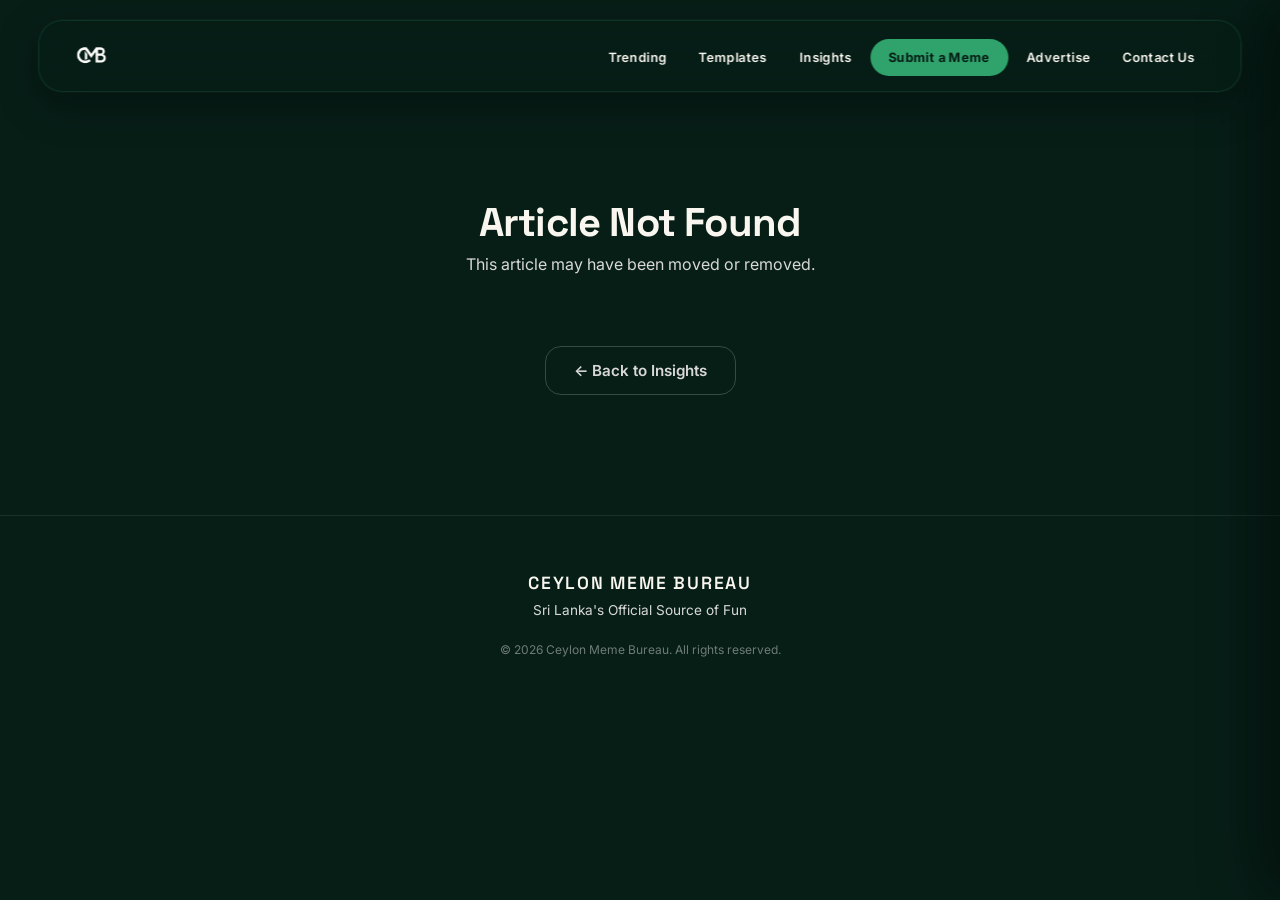
<file: article.html>
<!DOCTYPE html>
<html lang="en">
<head>
  <meta charset="UTF-8">
  <meta name="viewport" content="width=device-width, initial-scale=1.0">
  <title>Article — Ceylon Meme Bureau</title>
  <link rel="preconnect" href="https://fonts.googleapis.com">
  <link rel="preconnect" href="https://fonts.gstatic.com" crossorigin>
  <link href="https://fonts.googleapis.com/css2?family=Space+Grotesk:wght@500;600;700&family=Inter:wght@400;500;600&display=swap" rel="stylesheet">
  <link rel="stylesheet" href="css/style.css">
</head>
<body>

  <div id="site-nav"></div>

  <!-- Shown only when the ?slug= in the URL doesn't match any article -->
  <section class="article-not-found" id="article-not-found" style="display: none;">
    <h1 class="section-title">Article Not Found</h1>
    <p class="section-subtitle">This article may have been moved or removed.</p>
    <a href="articles.html" class="btn btn--secondary">← Back to Insights</a>
  </section>

  <!-- Filled in automatically by js/articles.js based on the ?slug= in the URL -->
  <section class="article-page" id="article-content">

    <a href="articles.html" class="article-back-link">← Back to Insights</a>

    <div class="article-header">
      <span class="article-category" id="article-category"></span>
      <h1 class="article-title" id="article-title"></h1>

      <div class="article-byline">
        <img src="assets/images/founder.JPG" alt="Quintus Wijemanna" class="article-byline-photo">
        <div class="article-byline-info">
          <span class="article-byline-name">Quintus Wijemanna</span>
          <span class="article-byline-meta">
            <span id="article-date"></span>
            <span class="meta-dot">•</span>
            <span id="article-readtime"></span>
          </span>
        </div>
      </div>
    </div>

    <div class="article-cover-wrap">
      <img alt="" class="article-cover" id="article-cover">
    </div>

    <div class="article-body" id="article-body"></div>

    <div class="article-more">
      <h2 class="article-more-title">More Insights</h2>
      <div id="article-more-grid" class="article-grid"></div>
    </div>

  </section>

  <footer class="site-footer">
    <div class="footer-content">
      <span class="footer-logo">CEYLON MEME BUREAU</span>
      <p class="footer-tagline">Sri Lanka's Official Source of Fun</p>
      <p class="footer-copyright">© 2026 Ceylon Meme Bureau. All rights reserved.</p>
    </div>
  </footer>

  <script src="js/navbar.js"></script>
  <script src="js/nav.js"></script>
  <script src="js/articles-data.js"></script>
  <script src="js/articles.js"></script>
</body>
</html>
</file>
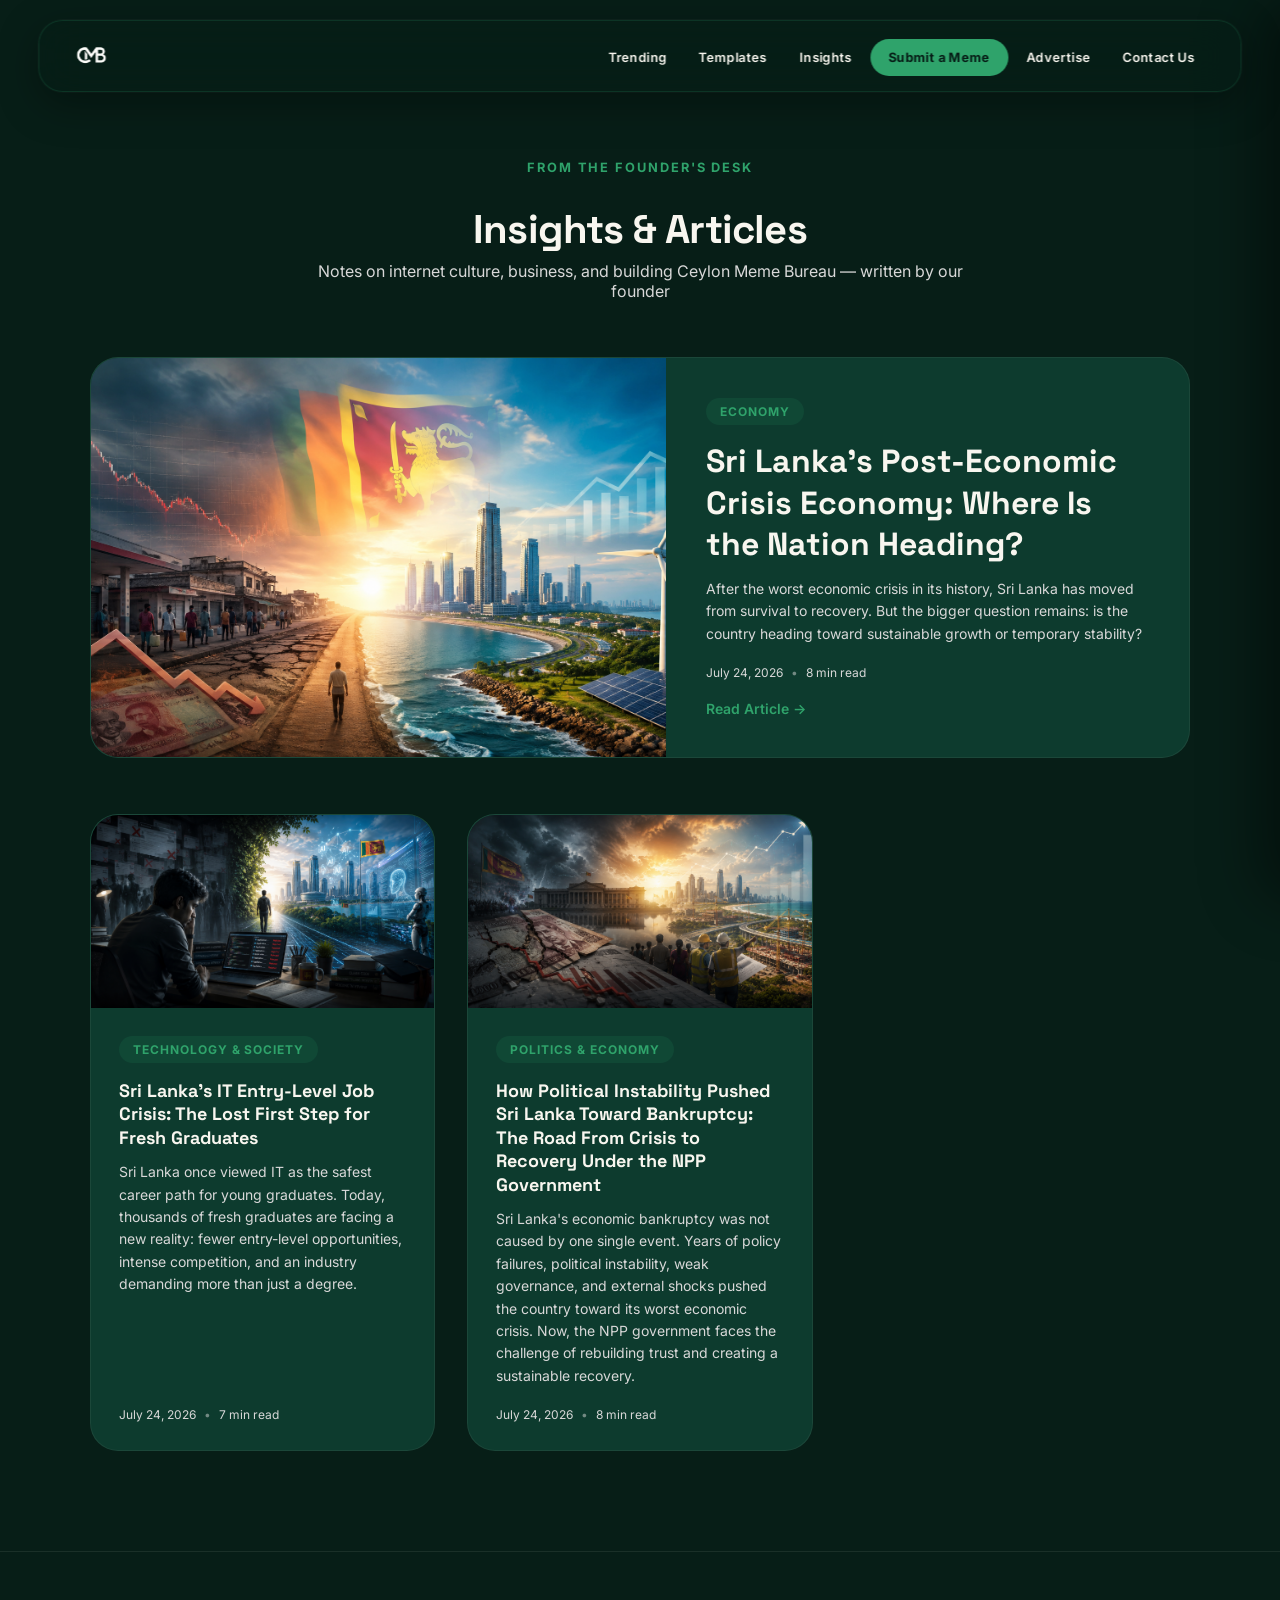
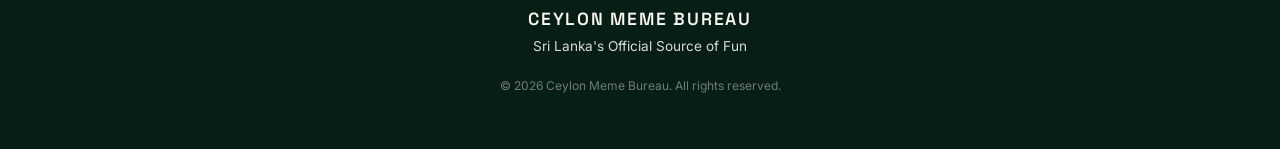
<file: articles.html>
<!DOCTYPE html>
<html lang="en">
<head>
  <meta charset="UTF-8">
  <meta name="viewport" content="width=device-width, initial-scale=1.0">
  <title>Insights — Ceylon Meme Bureau</title>
  <link rel="preconnect" href="https://fonts.googleapis.com">
  <link rel="preconnect" href="https://fonts.gstatic.com" crossorigin>
  <link href="https://fonts.googleapis.com/css2?family=Space+Grotesk:wght@500;600;700&family=Inter:wght@400;500;600&display=swap" rel="stylesheet">
  <link rel="stylesheet" href="css/style.css">
</head>
<body>

  <div id="site-nav"></div>

  <section class="articles-page">
    <div class="articles-page-header">
      <span class="stats-eyebrow">From the Founder's Desk</span>
      <h1 class="section-title">Insights &amp; Articles</h1>
      <p class="section-subtitle">Notes on internet culture, business, and building Ceylon Meme Bureau — written by our founder</p>
    </div>

    <!-- Most recent article, shown larger -->
    <div id="articles-featured-slot" class="articles-featured-slot"></div>

    <!-- All other articles -->
    <div id="articles-full-grid" class="article-grid"></div>
  </section>

  <footer class="site-footer">
    <div class="footer-content">
      <span class="footer-logo">CEYLON MEME BUREAU</span>
      <p class="footer-tagline">Sri Lanka's Official Source of Fun</p>
      <p class="footer-copyright">© 2026 Ceylon Meme Bureau. All rights reserved.</p>
    </div>
  </footer>

  <script src="js/navbar.js"></script>
  <script src="js/nav.js"></script>
  <script src="js/articles-data.js"></script>
  <script src="js/articles.js"></script>
</body>
</html>
</file>
<file: css/style.css>
/* ============================================
   1. DESIGN TOKENS
   Defining brand values once as CSS variables
   means every color/font lives in one place —
   change it here and it updates everywhere.
   ============================================ */
:root {
  --color-bg: #071E17;
  --color-primary-dark: #0D3B2E;
  --color-secondary-green: #14503F;
  --color-accent: #2FA36B;
  --color-off-white: #F8F6EF;
  --color-light-gray: #D8D8D8;

  --font-heading: 'Space Grotesk', sans-serif;
  --font-body: 'Inter', sans-serif;

  --radius-md: 16px;
  --radius-lg: 28px;

  --text-xs: 0.75rem;
  --text-sm: 0.875rem;
  --text-base: 1rem;
  --text-lg: 1.125rem;
  --text-xl: 1.5rem;
  --text-2xl: 2rem;
  --text-3xl: 2.75rem;
}


/* ============================================
   2. RESET
   Browsers apply their own default spacing/fonts.
   We strip that out so our styles are predictable.
   ============================================ */
* {
  margin: 0;
  padding: 0;
  box-sizing: border-box;
}

body {
  background-color: var(--color-bg);
  font-family: var(--font-body);
  color: var(--color-off-white);
  overflow-x: hidden;
  -webkit-font-smoothing: antialiased;
  -moz-osx-font-smoothing: grayscale;
}

/* ============================================
   3. HERO SECTION
   ============================================ */
.hero {
  position: relative;
  width: 100%;
  min-height: 100svh;
  display: flex;
  flex-direction: column;
  align-items: center;
  justify-content: center;
  overflow: hidden;
  padding: 120px 24px 64px;
  background:
    radial-gradient(circle at 78% 50%, rgba(47, 163, 107, 0.14), transparent 34%),
    #04140F;
}

/* Top nav */
.navbar{
    position: fixed;
    top:20px;
    left:50%;
    transform:translateX(-50%);

    width:min(1300px,94%);
    height:72px;

    display:flex;
    align-items:center;
    justify-content:space-between;

    padding:0 32px;

    background:rgba(7,30,23,.55);

    backdrop-filter:blur(22px);
    -webkit-backdrop-filter:blur(22px);

    border:1px solid rgba(47,163,107,.18);

    border-radius:24px;

    box-shadow:
    0 12px 40px rgba(0,0,0,.35),
    0 0 0 1px rgba(255,255,255,.03);

    z-index:1000;

    transition:.35s ease;
}

.navbar.scrolled {
  top: 12px;
  height: 60px;
  background: rgba(7, 30, 23, 0.85);
  box-shadow:
    0 8px 30px rgba(0, 0, 0, 0.5),
    0 0 0 1px rgba(255, 255, 255, 0.04);
}

.navbar.nav-hidden {
  transform: translateX(-50%) translateY(-140%);
}

.nav-links a {
  position: relative;
  padding: 10px 14px;
  border-radius: 999px;
  color: var(--color-off-white);
  font-size: 0.8rem;
  font-weight: 600;
  letter-spacing: 0.03em;
  text-decoration: none;
  transition: 0.3s;
}
.nav-links {
  display: flex;
  align-items: center;
  list-style: none;
  gap: 4px;
  flex-wrap: nowrap;
}
.nav-links a:hover{

background:rgba(47,163,107,.08);

color:white;

}

.nav-links a:hover::after{

width:calc(100% - 36px);

}

.nav-links .nav-cta {
  padding: 11px 18px;
  background: var(--color-accent);
  color: var(--color-bg);
  font-weight: 700;
}

.nav-links .nav-cta:hover {
  background: var(--color-accent);
  color: var(--color-bg);
  box-shadow: 0 6px 18px rgba(47, 163, 107, 0.25);
}

.nav-links .nav-cta::after {
  display: none;
}

.nav-links .nav-cta:focus-visible {
  outline: 2px solid var(--color-off-white);
  outline-offset: 3px;
}

/* Hamburger button — hidden on desktop */
.nav-toggle {
  display: none;
  flex-direction: column;
  justify-content: center;
  gap: 5px;
  width: 28px;
  height: 28px;
  background: none;
  border: none;
  cursor: pointer;
  z-index: 4;
}

.nav-toggle span {
  display: block;
  height: 2px;
  width: 100%;
  background: var(--color-off-white);
  border-radius: 2px;
  transition: transform 0.25s ease, opacity 0.25s ease;
}

.nav-toggle.open span:nth-child(1) {
  transform: translateY(7px) rotate(45deg);
}

.nav-toggle.open span:nth-child(2) {
  opacity: 0;
}

.nav-toggle.open span:nth-child(3) {
  transform: translateY(-7px) rotate(-45deg);
}

body.nav-open {
  overflow: hidden;
}

/* Mobile dropdown menu — hidden by default */
/* Dark overlay behind the mobile menu */
.nav-overlay {
  position: fixed;
  inset: 0;
  background: rgba(4, 15, 11, 0.6);
  backdrop-filter: blur(6px);
  -webkit-backdrop-filter: blur(6px);
  opacity: 0;
  pointer-events: none;
  transition: opacity 0.35s ease;
  z-index: 4;
}

.nav-overlay.open {
  opacity: 1;
  pointer-events: auto;
}

/* Mobile dropdown menu — hidden by default */
.nav-links-mobile {
  position: fixed;
  top: 0;
  right: 0;
  height: 100vh;
  width: min(78%, 300px);
  background: linear-gradient(160deg, var(--color-secondary-green) 0%, var(--color-primary-dark) 55%, var(--color-bg) 100%);
  list-style: none;
  display: flex;
  flex-direction: column;
  align-items: stretch;
  justify-content: center;
  gap: 4px;
  padding: 0 36px;
  border-left: 1px solid rgba(47, 163, 107, 0.25);
  border-radius: 28px 0 0 28px;
  box-shadow: -20px 0 60px rgba(0, 0, 0, 0.45);
  transform: translateX(100%);
  transition: transform 0.4s cubic-bezier(0.22, 1, 0.36, 1);
  z-index: 5;
}

.nav-links-mobile.open {
  transform: translateX(0);
}

/* Stagger each link in as the menu opens */
.nav-links-mobile li {
  opacity: 0;
  transform: translateX(16px);
  transition: opacity 0.35s ease, transform 0.35s ease;
}

.nav-links-mobile.open li {
  opacity: 1;
  transform: translateX(0);
}

.nav-links-mobile.open li:nth-child(1) { transition-delay: 0.05s; }
.nav-links-mobile.open li:nth-child(2) { transition-delay: 0.10s; }
.nav-links-mobile.open li:nth-child(3) { transition-delay: 0.15s; }
.nav-links-mobile.open li:nth-child(4) { transition-delay: 0.20s; }
.nav-links-mobile.open li:nth-child(5) { transition-delay: 0.25s; }
.nav-links-mobile.open li:nth-child(6) { transition-delay: 0.30s; }
.nav-links-mobile.open li:nth-child(7) { transition-delay: 0.35s; }
.nav-links-mobile.open li:nth-child(8) { transition-delay: 0.40s; }

.nav-mobile-brand {
  font-family: var(--font-heading);
  font-size: 0.7rem;
  font-weight: 600;
  letter-spacing: 0.12em;
  text-transform: uppercase;
  color: var(--color-accent);
  padding-bottom: 18px;
  margin-bottom: 10px;
  border-bottom: 1px solid rgba(248, 246, 239, 0.1);
}

.nav-links-mobile a:not(.btn) {
  position: relative;
  display: block;
  padding: 12px 0;
  color: var(--color-off-white);
  text-decoration: none;
  font-family: var(--font-heading);
  font-size: 1.05rem;
  font-weight: 600;
  transition: color 0.25s ease, padding-left 0.25s ease;
}

.nav-links-mobile a:not(.btn)::before {
  content: '';
  position: absolute;
  left: -20px;
  top: 50%;
  width: 4px;
  height: 0;
  background: var(--color-accent);
  border-radius: 4px;
  transform: translateY(-50%);
  transition: height 0.25s ease;
}

.nav-links-mobile a:not(.btn):hover,
.nav-links-mobile a:not(.btn):active {
  color: var(--color-accent);
  padding-left: 8px;
}

.nav-links-mobile a:not(.btn):hover::before,
.nav-links-mobile a:not(.btn):active::before {
  height: 60%;
}

.nav-mobile-cta {
  margin-top: 26px;
}

.nav-mobile-cta a {
  display: block;
  width: 100%;
  text-align: center;
}

.logo-img {
  height: 40px;
  width: auto;
  display: block;
  transition: filter 0.15s ease, transform 0.15s ease;
  transform-style: preserve-3d;
  will-change: transform;
}

.logo {
  display: flex;
  align-items: center;
}

.hero-columns {
  position: relative;
  z-index: 1;
  width: 100%;
  max-width: 1200px;
  margin: 0 auto;
  padding: 0 16px;
  display: flex;
  align-items: center;
  justify-content: center;
  gap: 72px;
}

.hero-text-col {
  flex: 0 0 45%;
  text-align: left;
}

.hero-eyebrow {
  display: block;
  margin-bottom: 20px;
  color: var(--color-accent);
  font-family: var(--font-heading);
  font-size: 0.72rem;
  font-weight: 700;
  letter-spacing: 0.2em;
}

.hero-title {
  max-width: 650px;
  margin-bottom: 24px;
  font-family: var(--font-heading);
  font-weight: 700;
  font-size: clamp(2.4rem, 5.5vw, 4.5rem);
  line-height: 1.05;
  letter-spacing: -0.055em;
}

.hero-highlight {
  color: var(--color-accent);
}

.hero-description {
  max-width: 34rem;
  margin-bottom: 32px;
  color: var(--color-light-gray);
  font-size: 1.1rem;
  line-height: 1.6;
}

.hero-buttons {
  display: flex;
  align-items: center;
  gap: 24px;
  flex-wrap: wrap;
}

.hero-submit-link {
  color: var(--color-light-gray);
  font-size: 0.95rem;
  font-weight: 600;
  text-decoration: none;
  transition: color 0.25s ease;
}

.hero-submit-link span {
  display: inline-block;
  margin-left: 4px;
  transition: transform 0.25s ease;
}

.hero-submit-link:hover {
  color: var(--color-off-white);
}

.hero-submit-link:hover span {
  transform: translateX(4px);
}

.hero-submit-link:focus-visible {
  outline: 2px solid var(--color-accent);
  outline-offset: 4px;
  border-radius: 2px;
}

.hero-proof {
  display: flex;
  align-items: stretch;
  margin-top: 48px;
}

.hero-proof-item {
  display: flex;
  flex-direction: column;
  gap: 5px;
  padding: 0 22px;
  border-left: 1px solid rgba(248, 246, 239, 0.16);
}

.hero-proof-item:first-child {
  padding-left: 0;
  border-left: none;
}

.hero-proof-item strong {
  color: var(--color-off-white);
  font-family: var(--font-heading);
  font-size: 1.35rem;
  line-height: 1;
}

.hero-proof-item span {
  color: var(--color-light-gray);
  font-size: 0.7rem;
  letter-spacing: 0.04em;
  text-transform: uppercase;
}

.hero-collage {
  position: relative;
  flex: 0 0 55%;
  width: 100%;
  height: 500px;
  transform: rotate(-5deg);
  transform-origin: center;
}

.hero-collage-viewport {
  display: grid;
  grid-template-columns: repeat(3, 1fr);
  gap: 14px;
  height: 100%;
  overflow: hidden;
}

.hero-collage-column {
  display: flex;
  flex-direction: column;
  gap: 14px;
  min-width: 0;
  will-change: transform;
  animation: hero-collage-up 34s linear infinite;
}

.hero-collage-column--2 {
  animation-name: hero-collage-down;
  animation-duration: 39s;
}

.hero-collage-column--3 {
  animation-duration: 37s;
}

.hero-collage-tile {
  display: block;
  flex: 0 0 150px;
  width: 100%;
  aspect-ratio: 4 / 5;
  object-fit: cover;
  border: 1px solid rgba(248, 246, 239, 0.08);
  border-radius: var(--radius-md);
}

.hero-collage-fade {
  position: absolute;
  right: 0;
  left: 0;
  z-index: 1;
  height: 100px;
  pointer-events: none;
}

.hero-collage-fade--top {
  top: 0;
  background: linear-gradient(#04140F, transparent);
}

.hero-collage-fade--bottom {
  bottom: 0;
  background: linear-gradient(transparent, #04140F);
}

.hero-collage--paused .hero-collage-column,
.hero-collage--paused .hero-collage-mobile-track {
  animation-play-state: paused;
}

@keyframes hero-collage-up {
  from {
    transform: translateY(0);
  }
  to {
    transform: translateY(-50%);
  }
}

@keyframes hero-collage-down {
  from {
    transform: translateY(-50%);
  }
  to {
    transform: translateY(0);
  }
}

.btn {
  display: inline-block;
  font-family: var(--font-body);
  font-weight: 600;
  font-size: 0.95rem;
  padding: 14px 28px;
  border-radius: var(--radius-md);
  border: none;
  text-decoration: none;
  cursor: pointer;
  transition: transform 0.25s ease, box-shadow 0.25s ease;
}

.btn:focus-visible {
  outline: 2px solid var(--color-accent);
  outline-offset: 3px;
}

.btn--primary {
  background: var(--color-accent);
  color: var(--color-bg);
}

.btn--primary:hover {
  transform: translateY(-2px);
  box-shadow: 0 8px 24px rgba(47, 163, 107, 0.35);
}

.btn--secondary {
  background: transparent;
  color: var(--color-light-gray);
  border: 1px solid rgba(248, 246, 239, 0.2);
}

.btn--secondary:hover {
  color: var(--color-off-white);
  border-color: rgba(248, 246, 239, 0.4);
  background: rgba(248, 246, 239, 0.03);
}

/* ============================================
   TRUST STRIP
   ============================================ */
.stat-number {
  display: block;
  font-family: var(--font-heading);
  font-weight: 700;
  font-size: clamp(2rem, 3.5vw, 3rem);
  letter-spacing: -0.02em;
  color: var(--color-off-white);
  line-height: 1;
}

.stats-eyebrow {
  display: block;
  text-align: center;
  font-size: 0.8rem;
  font-weight: 700;
  text-transform: uppercase;
  letter-spacing: 0.15em;
  color: var(--color-accent);
  margin-bottom: 32px;
}

.stat-label {
  display: block;
  font-size: 0.75rem;
  text-transform: uppercase;
  letter-spacing: 0.08em;
  color: var(--color-light-gray);
}

/* ============================================
   4b. ABOUT US SECTION
   ============================================ */
.about {
  background-color: var(--color-bg);
  padding: 72px 24px 100px;
  max-width: 1000px;
  margin: 0 auto;
}

.trust-strip {
  min-height: 132px;
  margin: -72px -24px 72px;
  padding: 28px 32px;
  display: flex;
  align-items: center;
  justify-content: center;
  gap: 28px;
  border-top: 1px solid rgba(248, 246, 239, 0.08);
  border-bottom: 1px solid rgba(248, 246, 239, 0.08);
}

.trust-stat {
  min-width: 130px;
  text-align: center;
}

.trust-stat .stat-number,
.trust-since {
  font-size: clamp(1.7rem, 3vw, 2.4rem);
}

.trust-stat .stat-label {
  margin-top: 8px;
  font-size: 0.65rem;
}

.trust-divider {
  width: 1px;
  height: 48px;
  background: rgba(248, 246, 239, 0.18);
}

.trust-social {
  display: flex;
  align-items: center;
  gap: 14px;
  margin-left: 18px;
}

.trust-social-label {
  color: var(--color-light-gray);
  font-size: 0.65rem;
  font-weight: 600;
  letter-spacing: 0.12em;
}

.trust-social-links {
  display: flex;
  gap: 8px;
}

.trust-social-links a {
  display: grid;
  place-items: center;
  width: 32px;
  height: 32px;
  color: var(--color-light-gray);
  border: 1px solid rgba(248, 246, 239, 0.16);
  border-radius: 50%;
  transition: transform 0.2s ease, color 0.2s ease, border-color 0.2s ease;
}

.trust-social-links svg {
  width: 15px;
  height: 15px;
}

.trust-social-links a:hover {
  color: var(--color-accent);
  border-color: var(--color-accent);
  transform: translateY(-2px);
}

.trust-social-links a:focus-visible,
.founder-link:focus-visible {
  outline: 2px solid var(--color-accent);
  outline-offset: 3px;
}

.about-content {
  display: grid;
  grid-template-columns: 1.15fr 0.85fr;
  gap: 56px;
  align-items: center;
  margin-bottom: 76px;
}

.about-intro {
  max-width: 700px;
}

.section-title {
  font-family: var(--font-heading);
  font-weight: 700;
  font-size: clamp(1.75rem, 4vw, 2.5rem);
  letter-spacing: -0.02em;
  line-height: 1.15;
  margin-bottom: 16px;
}

.about-description {
  color: var(--color-light-gray);
  line-height: 1.7;
}

/* Timeline */
.timeline {
  position: relative;
  display: grid;
  grid-template-columns: repeat(4, 1fr);
  gap: 24px;
  margin: 0;
}

.timeline-item {
  position: relative;
  padding-top: 26px;
  opacity: 0;
  transform: translateY(10px);
  transition: opacity 0.5s ease, transform 0.5s ease;
}

.timeline-item.in-view {
  opacity: 1;
  transform: translateX(0);
}

.timeline::before {
  content: '';
  position: absolute;
  top: 8px;
  left: 0;
  right: 0;
  height: 1px;
  background: rgba(47, 163, 107, 0.35);
}

.timeline-item::before {
  content: '';
  position: absolute;
  top: 3px;
  left: 0;
  width: 10px;
  height: 10px;
  border-radius: 50%;
  background: var(--color-accent);
}

.timeline-year {
  display: block;
  font-family: var(--font-heading);
  font-weight: 600;
  color: var(--color-accent);
  font-size: 0.9rem;
  margin-bottom: 4px;
}

.timeline-item p {
  color: var(--color-light-gray);
  font-size: 0.85rem;
  line-height: 1.5;
}

/* Founder card */
.founder-card {
  display: flex;
  align-items: center;
  gap: 18px;
  padding: 22px;
  background: rgba(248, 246, 239, 0.025);
  border: 1px solid rgba(248, 246, 239, 0.08);
  border-radius: var(--radius-lg);
}

.founder-photo {
  flex-shrink: 0;
  width: 96px;
  height: 96px;
  border-radius: 50%;
  object-fit: cover;
  border: 1px solid var(--color-accent);
}

.founder-info h3 {
  font-family: var(--font-heading);
  font-size: 1.25rem;
  margin-bottom: 4px;
}

.founder-title {
  display: block;
  color: var(--color-accent);
  font-size: 0.85rem;
  margin-bottom: 12px;
}

.founder-info p {
  color: var(--color-light-gray);
  line-height: 1.6;
  font-size: 0.85rem;
  margin-bottom: 16px;
}

.founder-link {
  color: var(--color-off-white);
  font-size: 0.9rem;
  text-decoration: none;
  border-bottom: 1px solid var(--color-accent);
  padding-bottom: 2px;
}

.founder-link:hover {
  color: var(--color-accent);
}
/* ============================================
   4c. TRENDING MEMES SECTION
   ============================================ */
.trending {
  background-color: var(--color-primary-dark);
  --meme-frame-surface: var(--color-bg);
  padding: 112px 24px;
  border-top: 1px solid rgba(248, 246, 239, 0.08);
  overflow: hidden;
}

.trending--all {
  padding-top: 160px;
}

.trending .stats-eyebrow {
  margin-bottom: 16px;
}

.section-subtitle {
  text-align: center;
  color: var(--color-light-gray);
  margin-top: -8px;
  margin-bottom: 48px;
}

.trending .section-title {
  text-align: center;
}

.meme-grid {
  max-width: 1100px;
  margin: 0 auto;
  display: grid;
  grid-template-columns: repeat(3, 1fr);
  gap: 20px;
}

.meme-grid--preview {
  grid-template-columns: repeat(3, 1fr);
  max-width: 1100px;
}
 
.trending-more {
  display: flex;
  align-items: center;
  justify-content: center;
  flex-wrap: wrap;
  gap: 20px;
  text-align: center;
  margin-top: 48px;
}

.meme-card {
  display: flex;
  flex-direction: column;
  min-width: 0;
  height: 100%;
  background: var(--color-bg);
  border: 1px solid rgba(248, 246, 239, 0.08);
  border-radius: var(--radius-lg);
  overflow: hidden;
  color: inherit;
  text-decoration: none;
  transition: transform 0.25s ease, border-color 0.25s ease;
}

.meme-card:focus-visible {
  outline: 2px solid var(--color-accent);
  outline-offset: 4px;
}

.meme-frame {
  position: relative;
  display: grid;
  place-items: center;
  width: 100%;
  aspect-ratio: 4 / 5;
  padding: 8px;
  background: var(--meme-frame-surface);
}

.meme-thumbnail {
  width: auto;
  height: auto;
  max-width: 100%;
  max-height: 100%;
  object-fit: contain;
  display: block;
}

.meme-new {
  position: absolute;
  top: 14px;
  left: 14px;
  padding: 4px 9px;
  border-radius: 999px;
  background: var(--color-accent);
  color: var(--color-bg);
  font-size: 0.68rem;
  font-weight: 700;
  letter-spacing: 0.04em;
}

.meme-info {
  min-height: 46px;
  display: flex;
  justify-content: space-between;
  align-items: center;
  margin-top: auto;
  padding: 10px 14px;
  background: var(--color-bg);
}

.meme-date {
  font-size: 0.78rem;
  color: var(--color-light-gray);
}

.meme-link {
  display: flex;
  align-items: center;
  justify-content: center;
  width: 26px;
  height: 26px;
  border: 1px solid rgba(248, 246, 239, 0.16);
  border-radius: 50%;
  color: var(--color-accent);
  transition: transform 0.25s ease;
}

.meme-link svg {
  width: 13px;
  height: 13px;
  fill: none;
  stroke: currentColor;
  stroke-linecap: round;
  stroke-linejoin: round;
  stroke-width: 1.8;
}

.meme-card--placeholder {
  pointer-events: none;
}

.meme-card--placeholder .meme-frame {
  background: rgba(248, 246, 239, 0.06);
}

.meme-card--placeholder .meme-info {
  background: rgba(248, 246, 239, 0.04);
}

.trending-message {
  grid-column: 1 / -1;
  display: flex;
  flex-direction: column;
  align-items: center;
  justify-content: center;
  min-height: 180px;
  gap: 18px;
  color: var(--color-light-gray);
  text-align: center;
}

.trending-message p {
  margin: 0;
}

.trending-follow {
  color: var(--color-light-gray);
  font-size: 0.85rem;
  text-decoration: none;
}

.trending-follow:hover {
  color: var(--color-accent);
}

.trending-follow:focus-visible {
  outline: 2px solid var(--color-accent);
  outline-offset: 4px;
}

.visually-hidden {
  position: absolute;
  width: 1px;
  height: 1px;
  padding: 0;
  margin: -1px;
  overflow: hidden;
  clip: rect(0, 0, 0, 0);
  white-space: nowrap;
  border: 0;
}

@media (hover: hover) {
  .meme-card:not(.meme-card--placeholder):hover {
    transform: translateY(-4px);
    border-color: rgba(47, 163, 107, 0.65);
  }

  .meme-card:hover .meme-link {
    transform: translateX(2px);
  }
}

@media (prefers-reduced-motion: reduce) {
  .meme-card,
  .meme-link {
    transition: none;
  }
}
/* ============================================
   4d. MEME TEMPLATE GALLERY
   ============================================ */
.gallery {
  background-color: var(--color-bg);
  padding: 100px 24px;
}

.gallery .section-title {
  text-align: center;
}

.gallery .section-subtitle {
  margin-bottom: 40px;
}

.category-cards {
  max-width: 900px;
  margin: 0 auto 56px;
  display: grid;
  grid-template-columns: repeat(4, 1fr);
  gap: 20px;
}

.category-card {
  position: relative;
  aspect-ratio: 4 / 5;
  border-radius: var(--radius-lg);
  overflow: hidden;
  border: 1px solid rgba(248, 246, 239, 0.1);
  cursor: pointer;
  display: block;
  transition: transform 0.3s ease, border-color 0.3s ease, box-shadow 0.3s ease;
}

.category-thumb {
  width: 100%;
  height: 100%;
  object-fit: cover;
  display: block;
  transition: transform 0.4s ease;
}

.category-overlay {
  position: absolute;
  inset: 0;
  background: linear-gradient(to top, rgba(7, 30, 23, 0.95) 5%, rgba(7, 30, 23, 0.15) 55%, rgba(7, 30, 23, 0.3) 100%);
}

.category-label {
  position: absolute;
  bottom: 20px;
  left: 0;
  width: 100%;
  text-align: center;
  font-family: var(--font-heading);
  font-size: 1.15rem;
  font-weight: 700;
  color: var(--color-off-white);
  letter-spacing: 0.02em;
}

.category-card:hover {
  transform: translateY(-6px);
  border-color: var(--color-accent);
  box-shadow: 0 16px 40px rgba(0, 0, 0, 0.4);
}

.category-card:hover .category-thumb {
  transform: scale(1.06);
}

.category-card:hover {
  transform: translateY(-4px);
  border-color: rgba(47, 163, 107, 0.4);
}

.category-card.active {
  border-color: var(--color-accent);
}

.copyright-notice {
  max-width: 760px;
  margin: 0 auto 40px;
  padding: 20px 24px;
  background: rgba(248, 246, 239, 0.04);
  border: 1px solid rgba(248, 246, 239, 0.08);
  border-left: 3px solid var(--color-accent);
  border-radius: var(--radius-md);
}

.copyright-notice-title {
  margin: 0 0 8px;
  font-family: var(--font-heading);
  font-size: 0.95rem;
  letter-spacing: 0.04em;
  color: var(--color-accent);
}

.copyright-notice-text {
  margin: 0;
  color: var(--color-light-gray);
  font-family: var(--font-body);
  font-size: 0.85rem;
  line-height: 1.7;
  text-align: left;
}

.copyright-notice-text + .copyright-notice-text {
  margin-top: 10px;
}

.copyright-notice a {
  color: var(--color-accent);
  text-decoration: none;
}

.copyright-notice a:hover {
  text-decoration: underline;
}

.template-grid {
  max-width: 1100px;
  margin: 0 auto;
  display: none;
  grid-template-columns: repeat(4, 1fr);
  gap: 24px;
}

.template-grid.visible {
  display: grid;
}

.template-card {
  background: rgba(248, 246, 239, 0.04);
  border: 1px solid rgba(248, 246, 239, 0.08);
  border-radius: var(--radius-md);
  overflow: hidden;
  transition: transform 0.3s ease;
}

.template-card:hover {
  transform: translateY(-6px);
}

/* This is the class our JS will add to hide filtered-out cards */
.template-card.hidden {
  display: none;
}

.template-thumbnail {
  width: 100%;
  aspect-ratio: 1 / 1;
  background: linear-gradient(135deg, var(--color-secondary-green), var(--color-bg));
}

.template-thumbnail {
  object-fit: contain;
}

.template-info {
  display: flex;
  justify-content: space-between;
  align-items: center;
  gap: 10px;
  padding: 14px 16px;
  font-size: 0.85rem;
}

.template-info span {
  white-space: nowrap;
  overflow: hidden;
  text-overflow: ellipsis;
}

.download-btn {
  flex-shrink: 0;
}

.download-btn {
  font-size: 0.75rem;
  font-weight: 600;
  padding: 6px 14px;
  border-radius: 8px;
  border: none;
  background: var(--color-accent);
  color: var(--color-bg);
  cursor: pointer;
}

a.download-btn {
  display: inline-block;
  text-decoration: none;
}

#template-grid {
  text-align: center;
}

#template-grid:not(:has(.template-card)) {
  display: flex;
  justify-content: center;
}

@media (max-width: 600px) {
  .copyright-notice {
    margin-right: 16px;
    margin-left: 16px;
    padding: 16px 18px;
  }
}
/* ============================================
   4e. COMMUNITY MEME SUBMISSION FORM
   ============================================ */
.submit {
  --submit-surface: #12392d;
  --submit-field: #0d2f25;
  background-color: var(--color-primary-dark);
  padding: 100px 24px;
  display: grid;
  grid-template-columns: minmax(0, 1fr) minmax(0, 1fr);
  grid-template-areas:
    "pitch form"
    "rules form";
  gap: 30px 64px;
  align-items: start;
}

.submit-intro {
  grid-area: pitch;
  max-width: 520px;
  margin: 0;
  text-align: left;
}

.submit-intro .section-title {
  margin-bottom: 20px;
}

.submit-description {
  color: var(--color-light-gray);
  line-height: 1.7;
  margin: 0;
}

.submit-guidelines {
  grid-area: rules;
  max-width: 520px;
  margin: 0;
  text-align: left;
}

.submit-guidelines ul {
  list-style: none;
  display: flex;
  flex-direction: column;
  gap: 11px;
  margin: 0 0 18px;
  padding: 0;
}

.submit-guidelines li {
  position: relative;
  padding-left: 24px;
  color: var(--color-light-gray);
  font-size: 0.9rem;
  line-height: 1.5;
}

.submit-guidelines li::before {
  content: '';
  position: absolute;
  top: 0.45em;
  left: 1px;
  width: 10px;
  height: 5px;
  border-left: 2px solid var(--color-accent);
  border-bottom: 2px solid var(--color-accent);
  transform: rotate(-45deg);
}

.submit-guidelines p {
  color: var(--color-light-gray);
  font-size: 0.8rem;
  line-height: 1.5;
  margin: 0;
}

.submit-form {
  grid-area: form;
  max-width: none;
  margin: 0;
  padding: 32px;
  background: var(--submit-surface);
  border: 1px solid rgba(248, 246, 239, 0.08);
  border-radius: var(--radius-lg);
  display: flex;
  flex-direction: column;
  gap: 0;
}

.submit-form-content {
  display: flex;
  flex-direction: column;
  gap: 20px;
}

.form-row {
  display: flex;
  gap: 20px;
}

.form-row .form-group {
  flex: 1;
}

.form-group {
  display: flex;
  flex-direction: column;
  gap: 8px;
}

.form-group label {
  font-size: 0.85rem;
  color: var(--color-light-gray);
}

.form-group input[type="text"],
.form-group input[type="email"] {
  min-height: 46px;
  font-family: var(--font-body);
  font-size: 0.95rem;
  padding: 12px 14px;
  border-radius: 10px;
  border: 1px solid rgba(248, 246, 239, 0.18);
  background: var(--submit-field);
  color: var(--color-off-white);
  transition: border-color 0.2s ease, box-shadow 0.2s ease;
}

.form-group input:focus {
  outline: none;
  border-color: var(--color-accent);
  box-shadow: 0 0 0 3px rgba(47, 163, 107, 0.2);
}

.file-drop {
  min-height: 164px;
  display: flex;
  flex-direction: column;
  align-items: center;
  gap: 10px;
  justify-content: center;
  padding: 24px 20px;
  border: 1px dashed rgba(248, 246, 239, 0.25);
  background: var(--submit-field);
  border-radius: var(--radius-md);
  text-align: center;
  cursor: pointer;
  transition: border-color 0.2s ease, background 0.2s ease, transform 0.2s ease;
}

.file-drop:hover,
.file-drop.drag-over {
  border-color: var(--color-accent);
  background: rgba(47, 163, 107, 0.06);
  transform: translateY(-2px);
}

.file-drop-icon {
  width: 28px;
  height: 28px;
  color: var(--color-accent);
  margin-bottom: 4px;
}

.file-drop-text {
  color: var(--color-off-white);
  font-size: 0.92rem;
}

.file-drop-hint {
  color: var(--color-light-gray);
  font-size: 0.78rem;
}

.file-preview {
  width: 100%;
  display: grid;
  grid-template-columns: 48px minmax(0, 1fr) auto;
  align-items: center;
  gap: 10px;
  margin-top: 8px;
  text-align: left;
}

.submit-form-content[hidden],
.file-preview[hidden],
.submit-success[hidden] {
  display: none;
}

.file-preview-image {
  width: 48px;
  height: 48px;
  object-fit: cover;
  border-radius: 6px;
}

.file-preview-name {
  overflow: hidden;
  color: var(--color-light-gray);
  font-size: 0.78rem;
  text-overflow: ellipsis;
  white-space: nowrap;
}

.file-preview-remove,
.submit-reset-btn {
  border: 0;
  background: transparent;
  color: var(--color-light-gray);
  cursor: pointer;
  font: inherit;
  font-size: 0.78rem;
  text-decoration: underline;
}

.file-preview-remove:hover,
.submit-reset-btn:hover {
  color: var(--color-accent);
}

.custom-checkbox {
  display: flex;
  align-items: flex-start;
  gap: 12px;
  cursor: pointer;
}

.custom-checkbox input {
  position: absolute;
  opacity: 0;
  width: 1px;
  height: 1px;
}

.checkbox-box {
  flex-shrink: 0;
  width: 20px;
  height: 20px;
  margin-top: 2px;
  border: 1px solid rgba(248, 246, 239, 0.3);
  border-radius: 6px;
  position: relative;
  transition: background 0.2s ease, border-color 0.2s ease;
}

.custom-checkbox input:checked + .checkbox-box {
  background: var(--color-accent);
  border-color: var(--color-accent);
}

.custom-checkbox input:checked + .checkbox-box::after {
  content: '✓';
  position: absolute;
  top: 50%;
  left: 50%;
  transform: translate(-50%, -60%);
  color: var(--color-bg);
  font-size: 0.85rem;
  font-weight: 700;
}

.custom-checkbox input:focus-visible + .checkbox-box,
.file-drop:focus-visible,
.file-preview-remove:focus-visible,
.submit-reset-btn:focus-visible {
  outline: 2px solid var(--color-accent);
  outline-offset: 3px;
}

.checkbox-label {
  font-size: 0.85rem;
  color: var(--color-light-gray);
}

.form-message {
  text-align: center;
  font-size: 0.9rem;
  color: var(--color-accent);
  min-height: 0;
  margin: 0;
}

.form-message--error {
  padding: 10px 12px;
  border: 1px solid rgba(220, 100, 91, 0.5);
  border-radius: 8px;
  background: rgba(220, 100, 91, 0.08);
  color: #f0aaa3;
}

.submit-button:disabled {
  cursor: wait;
  opacity: 0.65;
}

.submit-success {
  min-height: 360px;
  display: flex;
  flex-direction: column;
  align-items: center;
  justify-content: center;
  gap: 14px;
  text-align: center;
}

.submit-success-icon {
  display: grid;
  place-items: center;
  width: 42px;
  height: 42px;
  border-radius: 50%;
  background: var(--color-accent);
  color: var(--color-bg);
  font-weight: 700;
}

.submit-success h3 {
  margin: 0;
  color: var(--color-off-white);
  font-family: var(--font-heading);
  font-size: 1.3rem;
}

.submit-success p {
  margin: 0;
  color: var(--color-light-gray);
  font-size: 0.9rem;
}
/* ============================================
   4f. AI MEME UPSCALER
   ============================================ */
.upscaler {
  background-color: var(--color-bg);
  padding: 100px 24px;
}

.upscaler .section-title {
  text-align: center;
}

.upscaler .section-subtitle {
  margin-bottom: 40px;
}

.upscaler-box {
  max-width: 600px;
  margin: 0 auto;
  padding: 60px 24px;
  text-align: center;
  border: 2px dashed rgba(248, 246, 239, 0.2);
  border-radius: var(--radius-lg);
  cursor: pointer;
  transition: border-color 0.2s ease, background 0.2s ease;
}

.upscaler-box:hover,
.upscaler-box.drag-over {
  border-color: var(--color-accent);
  background: rgba(47, 163, 107, 0.06);
}

.upscaler-hint {
  color: var(--color-light-gray);
  font-size: 0.95rem;
}

.upscaler-preview {
  max-width: 700px;
  margin: 40px auto 0;
  display: grid;
  grid-template-columns: 1fr 1fr;
  gap: 24px;
}

.preview-panel {
  text-align: center;
}

.preview-label {
  display: block;
  margin-bottom: 12px;
  font-size: 0.85rem;
  color: var(--color-light-gray);
}

.preview-panel img {
  width: 100%;
  border-radius: var(--radius-md);
  border: 1px solid rgba(248, 246, 239, 0.1);
}

.preview-placeholder {
  height: 100%;
  min-height: 160px;
  display: flex;
  align-items: center;
  justify-content: center;
  padding: 16px;
  border-radius: var(--radius-md);
  border: 1px dashed rgba(248, 246, 239, 0.15);
  color: var(--color-light-gray);
  font-size: 0.85rem;
}



/* ============================================
   4g. COLLABORATIONS & ADVERTISING
   ============================================ */
.collab {
  position: relative;
  overflow: hidden;
  background-color: var(--color-primary-dark);
  padding: 100px 24px 104px;
}

.collab-grid-bg {
  position: absolute;
  top: 0;
  left: 0;
  width: 100%;
  height: 100%;
  z-index: 0;
  background-image: radial-gradient(rgba(248, 246, 239, 0.08) 1px, transparent 1px);
  background-size: 28px 28px;
}

.collab-spotlight {
  position: absolute;
  top: 0;
  left: 0;
  width: 100%;
  height: 100%;
  z-index: 0;
  pointer-events: none;
  background: radial-gradient(
    circle 400px at var(--spotlight-x, 50%) var(--spotlight-y, 50%),
    rgba(47, 163, 107, 0.06),
    transparent 70%
  );
  transition: background 0.1s ease;
}

.collab > *:not(.collab-grid-bg):not(.collab-spotlight) {
  position: relative;
  z-index: 1;
}
.collab .section-title {
  text-align: center;
}

.collab .section-subtitle {
  max-width: 700px;
  margin: -8px auto 28px;
}

.collab-proof {
  max-width: 620px;
  margin: 0 auto 52px;
  display: grid;
  grid-template-columns: repeat(3, 1fr);
}

.collab-proof-item {
  display: flex;
  flex-direction: column;
  align-items: center;
  gap: 6px;
  padding: 0 20px;
  text-align: center;
}

.collab-proof-item + .collab-proof-item {
  border-left: 1px solid rgba(248, 246, 239, 0.15);
}

.collab-proof-item strong {
  font-family: var(--font-heading);
  font-size: clamp(1.7rem, 3vw, 2.4rem);
  line-height: 1;
  color: var(--color-off-white);
}

.collab-proof-item span {
  color: var(--color-light-gray);
  font-size: 0.7rem;
  letter-spacing: 0.06em;
  text-transform: uppercase;
}

.collab-grid,
.collab-band {
  max-width: 1000px;
  margin: 0 auto 56px;
}

.collab-grid {
  display: grid;
  grid-template-columns: repeat(3, 1fr);
  gap: 20px;
  align-items: stretch;
}

.collab-card {
  display: flex;
  flex-direction: column;
  background: rgba(4, 20, 15, 0.72);
  border: 1px solid rgba(248, 246, 239, 0.08);
  border-radius: var(--radius-lg);
  padding: 32px 28px 28px;
  transition: transform 0.25s ease, border-color 0.25s ease;
}

.collab-card:hover {
  transform: translateY(-4px);
  border-color: rgba(248, 246, 239, 0.25);
}

.collab-card--featured {
  border-color: var(--color-accent);
  background: rgba(20, 80, 63, 0.7);
  box-shadow: 0 0 24px rgba(47, 163, 107, 0.12);
}

.collab-card--featured:hover {
  transform: translateY(-4px);
}

.collab-badge {
  align-self: flex-start;
  background: var(--color-accent);
  color: var(--color-bg);
  font-size: 0.65rem;
  font-weight: 700;
  padding: 5px 12px;
  border-radius: 999px;
  letter-spacing: 0.03em;
  margin-bottom: 18px;
}

.collab-card h3 {
  font-family: var(--font-heading);
  font-size: 1rem;
  color: var(--color-off-white);
  margin-bottom: 18px;
}

.collab-price {
  font-family: var(--font-heading);
  font-weight: 700;
  font-size: clamp(2.2rem, 4vw, 3rem);
  line-height: 1;
  letter-spacing: -0.04em;
  color: var(--color-off-white);
}

.collab-price span {
  font-size: 0.8rem;
  letter-spacing: 0.04em;
  color: var(--color-accent);
  vertical-align: middle;
}

.collab-price-line {
  color: var(--color-accent);
  font-size: 0.75rem;
  margin-top: 8px;
}

.collab-card-divider {
  height: 1px;
  background: rgba(248, 246, 239, 0.12);
  margin: 24px 0 22px;
}

.collab-features {
  list-style: none;
  display: flex;
  flex-direction: column;
  gap: 12px;
  font-size: 0.85rem;
  color: var(--color-light-gray);
  flex-grow: 1;
}

.collab-features li {
  padding-left: 20px;
  position: relative;
  line-height: 1.5;
}

.collab-features li::before {
  content: '✓';
  position: absolute;
  left: 0;
  color: var(--color-accent);
  font-weight: 700;
}

.collab-card-btn,
.collab-band-btn {
  width: 100%;
  margin-top: 28px;
  padding: 12px 18px;
  text-align: center;
  font-size: 0.85rem;
}

.collab-card-btn {
  color: var(--color-off-white);
  border: 1px solid rgba(248, 246, 239, 0.22);
  border-radius: var(--radius-md);
}

.collab-card-btn:hover {
  color: var(--color-off-white);
  border-color: rgba(248, 246, 239, 0.5);
  background: rgba(248, 246, 239, 0.05);
}

.collab-card--featured .collab-card-btn {
  border-color: var(--color-accent);
}

.collab-note {
  color: var(--color-light-gray);
  font-size: 0.75rem;
  text-align: center;
  margin: -28px auto 42px;
}

.collab-band {
  display: flex;
  align-items: center;
  justify-content: space-between;
  gap: 32px;
  margin-bottom: 0;
  padding: 28px 32px;
  background: rgba(4, 20, 15, 0.55);
  border: 1px solid rgba(248, 246, 239, 0.1);
  border-radius: var(--radius-lg);
}

.collab-band-content {
  min-width: 0;
}

.collab-band h3 {
  font-family: var(--font-heading);
  font-size: 1.2rem;
  color: var(--color-off-white);
  margin-bottom: 8px;
}

.collab-band p {
  color: var(--color-light-gray);
  font-size: 0.85rem;
  line-height: 1.6;
}

.collab-chips {
  display: flex;
  flex-wrap: wrap;
  gap: 8px;
  margin-top: 18px;
}

.collab-chips span {
  padding: 6px 10px;
  border: 1px solid rgba(248, 246, 239, 0.12);
  border-radius: 999px;
  color: var(--color-light-gray);
  font-size: 0.7rem;
}

.collab-band-btn {
  flex: 0 0 auto;
  width: auto;
  min-width: 130px;
  color: var(--color-off-white);
  border: 1px solid rgba(248, 246, 239, 0.22);
  border-radius: var(--radius-md);
}

.collab-band-btn:hover {
  color: var(--color-off-white);
  border-color: rgba(248, 246, 239, 0.5);
  background: rgba(248, 246, 239, 0.05);
}

.collab a:focus-visible {
  outline: 2px solid var(--color-off-white);
  outline-offset: 3px;
}

/* ============================================
   4h. CLIENT FEEDBACK
   ============================================ */
.cf-section {
  position: relative;
  overflow: hidden;
  background-color: var(--color-bg);
  padding: 100px 0;
}

.cf-heading {
  max-width: 760px;
  margin: 0 auto 44px;
  padding: 0 24px;
  text-align: center;
}

.cf-label {
  display: block;
  margin-bottom: 12px;
  color: var(--color-accent);
  font-family: var(--font-heading);
  font-size: var(--text-xs);
  font-weight: 700;
  letter-spacing: 0.16em;
}

.cf-title {
  color: var(--color-off-white);
  font-family: var(--font-heading);
  font-size: var(--text-2xl);
  line-height: 1.2;
}

.cf-subtitle {
  max-width: 560px;
  margin: 16px auto 0;
  color: var(--color-light-gray);
  font-size: var(--text-base);
  line-height: 1.6;
  text-wrap: balance;
}

.cf-trust {
  display: flex;
  align-items: center;
  justify-content: center;
  gap: 7px;
  margin-top: 18px;
  color: var(--color-light-gray);
  font-size: var(--text-xs);
  font-weight: 500;
}

.cf-trust-star {
  width: 16px;
  height: 16px;
  color: #FFC83D;
  filter: drop-shadow(0 0 5px rgba(255, 200, 61, 0.45));
}

.cf-carousel {
  position: relative;
  width: 100%;
  min-height: 384px;
}

.cf-scroll-region {
  overflow: hidden;
  padding: 8px 0 16px;
  scrollbar-width: thin;
  scrollbar-color: var(--color-accent) transparent;
}

.cf-track {
  --cf-gap: 24px;
  display: flex;
  width: max-content;
  gap: var(--cf-gap);
  animation: cf-scroll 52s linear infinite;
  will-change: transform;
}

.cf-card {
  position: relative;
  display: flex;
  flex: 0 0 360px;
  flex-direction: column;
  height: 360px;
  padding: 24px;
  background: linear-gradient(145deg, rgba(20, 80, 63, 0.98), rgba(13, 59, 46, 0.98));
  border: 1px solid rgba(248, 246, 239, 0.1);
  border-radius: var(--radius-md);
  box-shadow: 0 12px 32px rgba(0, 0, 0, 0.18);
  transition: transform 0.3s ease, border-color 0.3s ease, box-shadow 0.3s ease;
}

.cf-card:hover {
  transform: translateY(-4px);
  border-color: rgba(47, 163, 107, 0.45);
  box-shadow: 0 14px 34px rgba(0, 0, 0, 0.22), 0 0 22px rgba(47, 163, 107, 0.14);
}

.cf-quote {
  position: absolute;
  top: 20px;
  right: 20px;
  width: 48px;
  height: 48px;
  color: var(--color-accent);
  opacity: 0.1;
  pointer-events: none;
}

.cf-stars {
  display: flex;
  gap: 4px;
  position: relative;
  z-index: 1;
  margin-bottom: 18px;
}

.cf-star {
  width: 18px;
  height: 18px;
  color: #FFC83D;
  filter: drop-shadow(0 0 6px rgba(255, 200, 61, 0.55));
}

.cf-star-icon {
  display: block;
  width: 100%;
  height: 100%;
}

.cf-star--empty {
  color: rgba(216, 216, 216, 0.35);
  filter: none;
}

.cf-review-heading {
  position: relative;
  z-index: 1;
  margin-bottom: 10px;
  color: var(--color-off-white);
  font-family: var(--font-heading);
  font-size: var(--text-lg);
  line-height: 1.35;
}

.cf-review {
  color: rgba(248, 246, 239, 0.85);
  font-size: 0.95rem;
  line-height: 1.65;
}

.cf-person {
  display: flex;
  align-items: center;
  gap: 14px;
  margin-top: 20px;
  padding-top: 16px;
  border-top: 1px solid rgba(248, 246, 239, 0.12);
}

.cf-photo-wrap {
  position: relative;
  flex: 0 0 60px;
  width: 60px;
  height: 60px;
  overflow: hidden;
  border: 2px solid var(--color-accent);
  border-radius: 50%;
}

.cf-photo,
.cf-initials {
  position: absolute;
  inset: 0;
  width: 100%;
  height: 100%;
  border-radius: 50%;
}

.cf-photo {
  display: none;
  object-fit: cover;
}

.cf-initials {
  display: grid;
  place-items: center;
  background: var(--color-accent);
  color: var(--color-bg);
  font-family: var(--font-heading);
  font-size: var(--text-lg);
  font-weight: 700;
}

.cf-person-name {
  display: flex;
  align-items: center;
  gap: 5px;
  color: var(--color-off-white);
  font-size: var(--text-base);
  font-weight: 700;
  line-height: 1.35;
}

.cf-verified {
  width: 15px;
  height: 15px;
  flex: 0 0 15px;
  color: var(--color-accent);
}

.cf-person-position {
  display: block;
  margin-top: 4px;
  color: var(--color-light-gray);
  font-size: var(--text-xs);
  line-height: 1.4;
}

.cf-fade {
  position: absolute;
  top: 0;
  bottom: 0;
  z-index: 2;
  width: min(12vw, 150px);
  pointer-events: none;
}

.cf-fade--left {
  left: 0;
  background: linear-gradient(90deg, var(--color-bg), transparent);
}

.cf-fade--right {
  right: 0;
  background: linear-gradient(270deg, var(--color-bg), transparent);
}

.cf-track.cf-is-paused {
  animation-play-state: paused;
}

.cf-scroll-region:hover .cf-track {
  animation-play-state: paused;
}

@keyframes cf-scroll {
  from {
    transform: translateX(0);
  }
  to {
    transform: translateX(calc(-50% - (var(--cf-gap) / 2)));
  }
}

@media (prefers-reduced-motion: reduce) {
  .cf-scroll-region {
    overflow-x: auto;
    overscroll-behavior-x: contain;
  }

  .cf-track {
    animation: none;
  }
}

/* ============================================
   4h. FOOTER
   ============================================ */
.site-footer {
  background-color: var(--color-bg);
  padding: 56px 24px;
  border-top: 1px solid rgba(248, 246, 239, 0.08);
}

.footer-content {
  max-width: 700px;
  margin: 0 auto;
  text-align: center;
}

.footer-logo {
  display: block;
  font-family: var(--font-heading);
  font-weight: 600;
  font-size: 1.1rem;
  letter-spacing: 0.1em;
  color: var(--color-off-white);
}

.footer-tagline {
  font-size: 0.85rem;
  color: var(--color-light-gray);
  margin-top: 8px;
  margin-bottom: 24px;
}

.footer-links,
.footer-social {
  display: flex;
  justify-content: center;
  flex-wrap: wrap;
  gap: 20px;
  margin-bottom: 20px;
}

.footer-links a,
.footer-social a {
  font-size: 0.85rem;
  color: var(--color-light-gray);
  text-decoration: none;
}

.footer-social svg {
  width: 20px;
  height: 20px;
  fill: var(--color-light-gray);
  transition: fill 0.2s ease;
}

.footer-social a:hover svg {
  fill: var(--color-accent);
}

.footer-social a:hover svg {
  stroke: var(--color-accent);
}

.footer-links a:hover,
.footer-social a:hover {
  color: var(--color-accent);
}

.footer-copyright {
  font-size: 0.75rem;
  color: rgba(216, 216, 216, 0.5);
  margin-top: 16px;
}
/* ============================================
   RESPONSIVE
   ============================================ */
@media (max-width: 900px) {
  .submit {
    grid-template-columns: 1fr;
    grid-template-areas:
      "pitch"
      "form"
      "rules";
    gap: 32px;
  }

  .submit-intro,
  .submit-guidelines {
    max-width: 680px;
    width: 100%;
    margin: 0 auto;
  }

  .submit-form {
    width: 100%;
    max-width: 680px;
    margin: 0 auto;
  }

  .about-content {
    grid-template-columns: 1fr;
    gap: 40px;
  }

  .timeline {
    grid-template-columns: repeat(2, 1fr);
    row-gap: 32px;
  }

  .timeline::before {
    display: none;
  }

  .meme-grid {
    grid-template-columns: repeat(2, 1fr);
  }

  .meme-grid--preview {
    grid-template-columns: repeat(2, 1fr);
  }

  .template-grid {
    grid-template-columns: repeat(2, 1fr);
  }
  .collab-grid {
    grid-template-columns: repeat(2, 1fr);
  }

  .collab-card--featured {
    grid-column: 1 / -1;
  }
}

@media (max-width: 600px) {
  .submit {
    padding: 72px 20px;
    gap: 26px;
  }

  .submit-form {
    padding: 22px 18px;
  }

  .submit-form-content {
    gap: 18px;
  }

  .submit-success {
    min-height: 330px;
  }

  .hero-columns {
    padding: 0 24px;
  }

  .hero-buttons {
    flex-direction: column;
  }

  .btn {
    width: 100%;
  }

  .trust-strip {
    min-height: 0;
    margin: -72px -24px 60px;
    padding: 28px 20px;
    display: grid;
    grid-template-columns: repeat(2, 1fr);
    gap: 24px 12px;
  }

  .trust-divider {
    display: none;
  }

  .trust-social {
    grid-column: 1 / -1;
    justify-content: center;
    margin-left: 0;
  }

  .founder-card {
    flex-direction: column;
    text-align: center;
  }

  .founder-info {
    display: flex;
    flex-direction: column;
    align-items: center;
  }

  .timeline {
    grid-template-columns: 1fr;
    gap: 22px;
    padding-left: 28px;
  }

  .timeline::before {
    display: block;
    top: 0;
    bottom: 0;
    left: 4px;
    right: auto;
    width: 1px;
    height: auto;
  }

  .timeline-item {
    padding-top: 0;
    padding-left: 4px;
  }

  .timeline-item::before {
    top: 4px;
    left: -28px;
  }

  .meme-grid {
    grid-template-columns: 1fr;
  }

  .meme-grid--preview {
    display: flex;
    justify-content: flex-start;
    gap: 14px;
    max-width: none;
    margin: 0 -20px;
    padding: 0 20px 8px;
    overflow-x: auto;
    scroll-padding-inline: 20px;
    scroll-snap-type: x mandatory;
    scrollbar-width: none;
  }

  .meme-grid--preview::-webkit-scrollbar {
    display: none;
  }

  .meme-grid--preview .meme-card {
    flex: 0 0 78%;
    scroll-snap-align: start;
  }

  .meme-grid--preview .trending-message {
    flex: 1 0 100%;
  }

  .trending {
    padding-right: 20px;
    padding-left: 20px;
  }

  .trending--all {
    padding-top: 128px;
  }

  .template-grid {
    grid-template-columns: 1fr;
  }

  .form-row {
    flex-direction: column;
    gap: 20px;
  }

  .upscaler-preview {
    grid-template-columns: 1fr;
  }
  .collab-grid {
    grid-template-columns: 1fr;
  }

  .collab-card--featured {
    grid-column: auto;
    order: -1;
  }

  .collab-proof {
    margin-bottom: 40px;
  }

  .collab-proof-item {
    padding: 0 8px;
  }

  .collab-proof-item span {
    font-size: 0.6rem;
  }

  .collab-band {
    align-items: stretch;
    flex-direction: column;
    gap: 24px;
    padding: 24px;
  }

  .collab-band-btn {
    width: 100%;
  }
  .nav-links {
    display: none;
  }

  .nav-toggle {
    display: flex;
  }
  .category-cards {
    grid-template-columns: repeat(3, 1fr);
  }

  .cf-section {
    padding: 80px 0;
  }

  .cf-carousel {
    min-height: 424px;
  }

  .cf-heading {
    margin-bottom: 36px;
  }

  .cf-title {
    font-size: var(--text-xl);
  }

  .cf-subtitle {
    font-size: var(--text-sm);
  }

  .cf-scroll-region {
    overflow-x: auto;
    padding-left: 24px;
    padding-right: 24px;
    -webkit-overflow-scrolling: touch;
  }

  .cf-track {
    --cf-gap: 20px;
    animation-duration: 50.3s;
  }

  .cf-card {
    flex-basis: 280px;
    height: 400px;
    padding: 24px 20px;
    box-shadow: 0 8px 20px rgba(0, 0, 0, 0.14);
    transition: none;
  }

  .cf-card:hover {
    transform: none;
  }

  .cf-star {
    filter: none;
  }

  .cf-fade {
    width: 36px;
  }
}

@media (max-width: 900px) {
  .hero {
    height: auto;
    min-height: 0;
    justify-content: flex-start;
    align-items: stretch;
    padding: 110px 16px 48px;
  }

  .hero-columns {
    flex-direction: column;
    gap: 40px;
    padding: 0;
  }

  .hero-text-col {
    flex-basis: auto;
    width: 100%;
    text-align: left;
  }

  .hero-title {
    max-width: 620px;
    font-size: clamp(2.4rem, 8vw, 3.8rem);
  }

  .hero-buttons {
    justify-content: flex-start;
  }

  .hero-collage {
    flex: 0 0 auto;
    height: 150px;
    transform: none;
  }

  .hero-collage-viewport {
    display: block;
  }

  .hero-collage-column {
    display: none;
  }

  .hero-collage-mobile-track {
    display: flex;
    width: max-content;
    height: 100%;
    gap: 12px;
    will-change: transform;
    animation: hero-collage-sideways 42s linear infinite;
  }

  .hero-collage-mobile-track .hero-collage-tile {
    flex: 0 0 112px;
    width: 112px;
    height: 140px;
  }

  .hero-collage-fade {
    top: 0;
    bottom: 0;
    width: 44px;
    height: auto;
  }

  .hero-collage-fade--top {
    right: auto;
    background: linear-gradient(90deg, #04140F, transparent);
  }

  .hero-collage-fade--bottom {
    left: auto;
    background: linear-gradient(270deg, #04140F, transparent);
  }

  @keyframes hero-collage-sideways {
    from {
      transform: translateX(0);
    }
    to {
      transform: translateX(-50%);
    }
  }
}

@media (max-width: 600px) {
  .hero-buttons {
    align-items: flex-start;
  }

  .hero .btn {
    width: 100%;
  }

  .hero-submit-link {
    padding: 4px 0;
  }

  .hero-proof {
    margin-top: 40px;
  }

  .hero-proof-item {
    padding: 0 12px;
  }

  .hero-proof-item strong {
    font-size: 1.15rem;
  }

  .hero-proof-item span {
    font-size: 0.62rem;
  }
}

@media (prefers-reduced-motion: reduce) {
  .hero-collage-column,
  .hero-collage-mobile-track {
    animation: none;
  }
}

.nav-links a::after{

content:"";

position:absolute;

left:18px;

bottom:8px;

width:0;

height:2px;

background:var(--color-accent);

transition:.35s;

}

/* ============================================
   ARTICLES / FOUNDER'S INSIGHTS
   Shared by: homepage teaser, articles.html
   (listing), and article.html (single article)
   ============================================ */

/* --- Homepage teaser section --- */
.articles-teaser {
  background-color: var(--color-bg);
  padding: 100px 24px;
  border-top: 1px solid rgba(13, 42, 32, 0.08);
}

.articles-teaser .section-title,
.articles-teaser .section-subtitle {
  text-align: center;
}

.articles-teaser-cta {
  text-align: center;
  margin-top: 48px;
}

/* --- Article card (reused in teaser, listing, and "more insights") --- */
.article-grid {
  max-width: 1100px;
  margin: 0 auto;
  display: grid;
  grid-template-columns: repeat(3, 1fr);
  gap: 32px;
}

.article-grid--compact {
  grid-template-columns: repeat(2, 1fr);
  max-width: 800px;
}

.article-card {
  display: flex;
  flex-direction: column;
  background: var(--color-primary-dark);
  border-radius: var(--radius-lg);
  overflow: hidden;
  text-decoration: none;
  color: inherit;
  border: 1px solid rgba(248, 246, 239, 0.06);
  transition: transform 0.25s ease, box-shadow 0.25s ease;
}

.article-card:hover {
  transform: translateY(-6px);
  box-shadow: 0 16px 40px rgba(0, 0, 0, 0.35);
}

.article-card-image {
  aspect-ratio: 16 / 9;
  overflow: hidden;
}

.article-card-image img {
  width: 100%;
  height: 100%;
  object-fit: cover;
  display: block;
  transition: transform 0.4s ease;
}

.article-card:hover .article-card-image img {
  transform: scale(1.05);
}

.article-card-body {
  padding: 28px;
  display: flex;
  flex-direction: column;
  flex: 1;
}

.article-category {
  display: inline-block;
  align-self: flex-start;
  font-size: var(--text-xs);
  font-weight: 700;
  text-transform: uppercase;
  letter-spacing: 0.08em;
  color: var(--color-accent);
  background: rgba(47, 163, 107, 0.12);
  padding: 6px 14px;
  border-radius: 999px;
  margin-bottom: 16px;
}

.article-card-title {
  font-family: var(--font-heading);
  font-size: var(--text-lg);
  font-weight: 700;
  line-height: 1.3;
  margin-bottom: 12px;
  color: var(--color-off-white);
}

.article-card-excerpt {
  font-size: var(--text-sm);
  color: var(--color-light-gray);
  line-height: 1.6;
  margin-bottom: 20px;
  flex: 1;
}

.article-card-meta {
  font-size: var(--text-xs);
  color: var(--color-light-gray);
  display: flex;
  align-items: center;
  gap: 8px;
}

.meta-dot {
  opacity: 0.5;
}

.article-card-cta {
  margin-top: 20px;
  font-weight: 600;
  color: var(--color-accent);
  font-size: var(--text-sm);
}

/* --- Featured card (larger, top of listing page) --- */
.articles-featured-slot {
  max-width: 1100px;
  margin: 0 auto 56px;
}

.article-card--featured {
  display: grid;
  grid-template-columns: 1.1fr 1fr;
  border-radius: var(--radius-lg);
}

.article-card--featured .article-card-image {
  aspect-ratio: auto;
  height: 100%;
}

.article-card--featured .article-card-body {
  padding: 40px;
  justify-content: center;
}

.article-card--featured .article-card-title {
  font-size: var(--text-2xl);
}

/* --- Articles listing page (articles.html) --- */
.articles-page {
  background-color: var(--color-bg);
  padding: 160px 24px 100px;
}

.articles-page-header {
  max-width: 700px;
  margin: 0 auto 56px;
  text-align: center;
}

/* --- Single article page (article.html) --- */
.article-page {
  max-width: 720px;
  margin: 0 auto;
  padding: 160px 24px 100px;
}

.article-not-found {
  max-width: 600px;
  margin: 0 auto;
  padding: 200px 24px 120px;
  text-align: center;
}

.article-not-found .btn {
  margin-top: 24px;
}

.article-back-link {
  display: inline-block;
  color: var(--color-light-gray);
  text-decoration: none;
  font-size: var(--text-sm);
  margin-bottom: 32px;
  transition: color 0.2s ease;
}

.article-back-link:hover {
  color: var(--color-accent);
}

.article-header {
  text-align: left;
  margin-bottom: 32px;
}

.article-title {
  font-family: var(--font-heading);
  font-weight: 700;
  font-size: clamp(2rem, 5vw, var(--text-3xl));
  line-height: 1.2;
  letter-spacing: -0.02em;
  margin: 16px 0 28px;
  color: var(--color-off-white);
}

.article-byline {
  display: flex;
  align-items: center;
  gap: 14px;
  padding-top: 24px;
  border-top: 1px solid rgba(248, 246, 239, 0.1);
}

.article-byline-photo {
  width: 48px;
  height: 48px;
  border-radius: 50%;
  object-fit: cover;
  border: 2px solid var(--color-accent);
}

.article-byline-info {
  display: flex;
  flex-direction: column;
}

.article-byline-name {
  font-weight: 600;
  color: var(--color-off-white);
}

.article-byline-meta {
  font-size: var(--text-xs);
  color: var(--color-light-gray);
  display: flex;
  align-items: center;
  gap: 8px;
}

.article-cover-wrap {
  border-radius: var(--radius-lg);
  overflow: hidden;
  margin-bottom: 48px;
}

.article-cover {
  width: 100%;
  max-height: 420px;
  object-fit: cover;
  display: block;
}

/* --- Article body typography --- */
.article-body p {
  font-size: var(--text-lg);
  line-height: 1.8;
  color: var(--color-off-white);
  margin-bottom: 1.4em;
}

.article-body h3 {
  font-family: var(--font-heading);
  font-size: var(--text-xl);
  font-weight: 700;
  color: var(--color-off-white);
  margin: 1.6em 0 0.8em;
}

.article-body blockquote {
  border-left: 4px solid var(--color-accent);
  padding: 4px 0 4px 24px;
  margin: 2em 0;
  font-family: var(--font-heading);
  font-size: var(--text-xl);
  font-style: italic;
  color: var(--color-light-gray);
  line-height: 1.5;
}

.article-more {
  margin-top: 80px;
  padding-top: 48px;
  border-top: 1px solid rgba(248, 246, 239, 0.1);
}

.article-more-title {
  font-family: var(--font-heading);
  font-weight: 700;
  font-size: var(--text-xl);
  margin-bottom: 28px;
}

/* --- Responsive --- */
@media (max-width: 900px) {
  .article-grid {
    grid-template-columns: repeat(2, 1fr);
  }

  .article-card--featured {
    grid-template-columns: 1fr;
  }

  .article-card--featured .article-card-image {
    aspect-ratio: 16 / 9;
  }
}

@media (max-width: 600px) {
  .article-grid,
  .article-grid--compact {
    grid-template-columns: 1fr;
  }

  .article-page,
  .articles-page {
    padding-top: 120px;
  }

  .article-card--featured .article-card-body {
    padding: 28px;
  }
}
</file>
